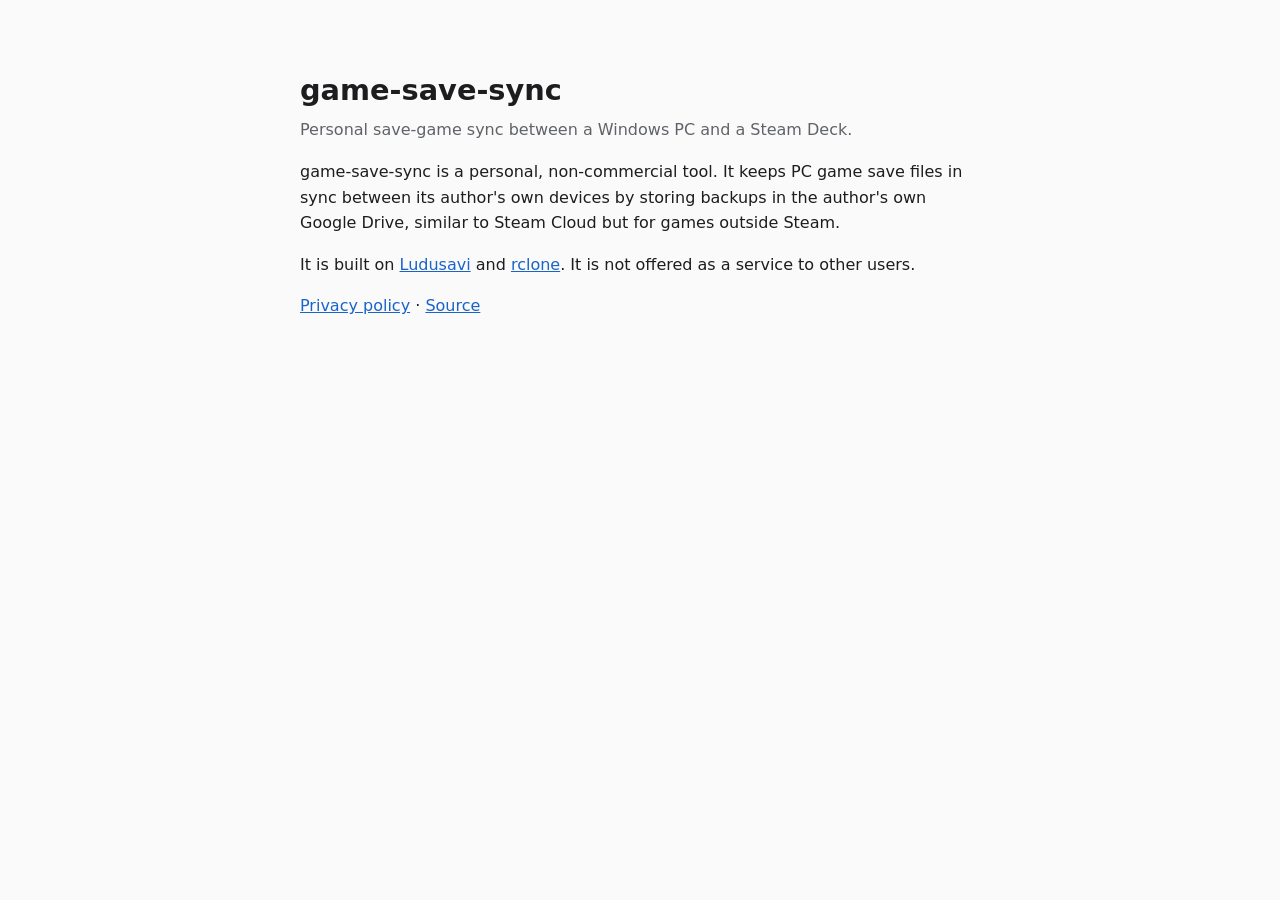
<file: docs/index.html>
<!doctype html>
<html lang="en">
<head>
<meta charset="utf-8">
<meta name="viewport" content="width=device-width, initial-scale=1">
<title>game-save-sync</title>
<link rel="stylesheet" href="style.css">
</head>
<body>
<main>
  <h1>game-save-sync</h1>
  <p class="sub">Personal save-game sync between a Windows PC and a Steam Deck.</p>
  <p>game-save-sync is a personal, non-commercial tool. It keeps PC game save files in sync
  between its author's own devices by storing backups in the author's own Google Drive,
  similar to Steam Cloud but for games outside Steam.</p>
  <p>It is built on <a href="https://github.com/mtkennerly/ludusavi">Ludusavi</a> and
  <a href="https://rclone.org">rclone</a>. It is not offered as a service to other users.</p>
  <p><a href="privacy.html">Privacy policy</a> ·
  <a href="https://github.com/cayovalsamis/game-save-sync">Source</a></p>
</main>
</body>
</html>
</file>
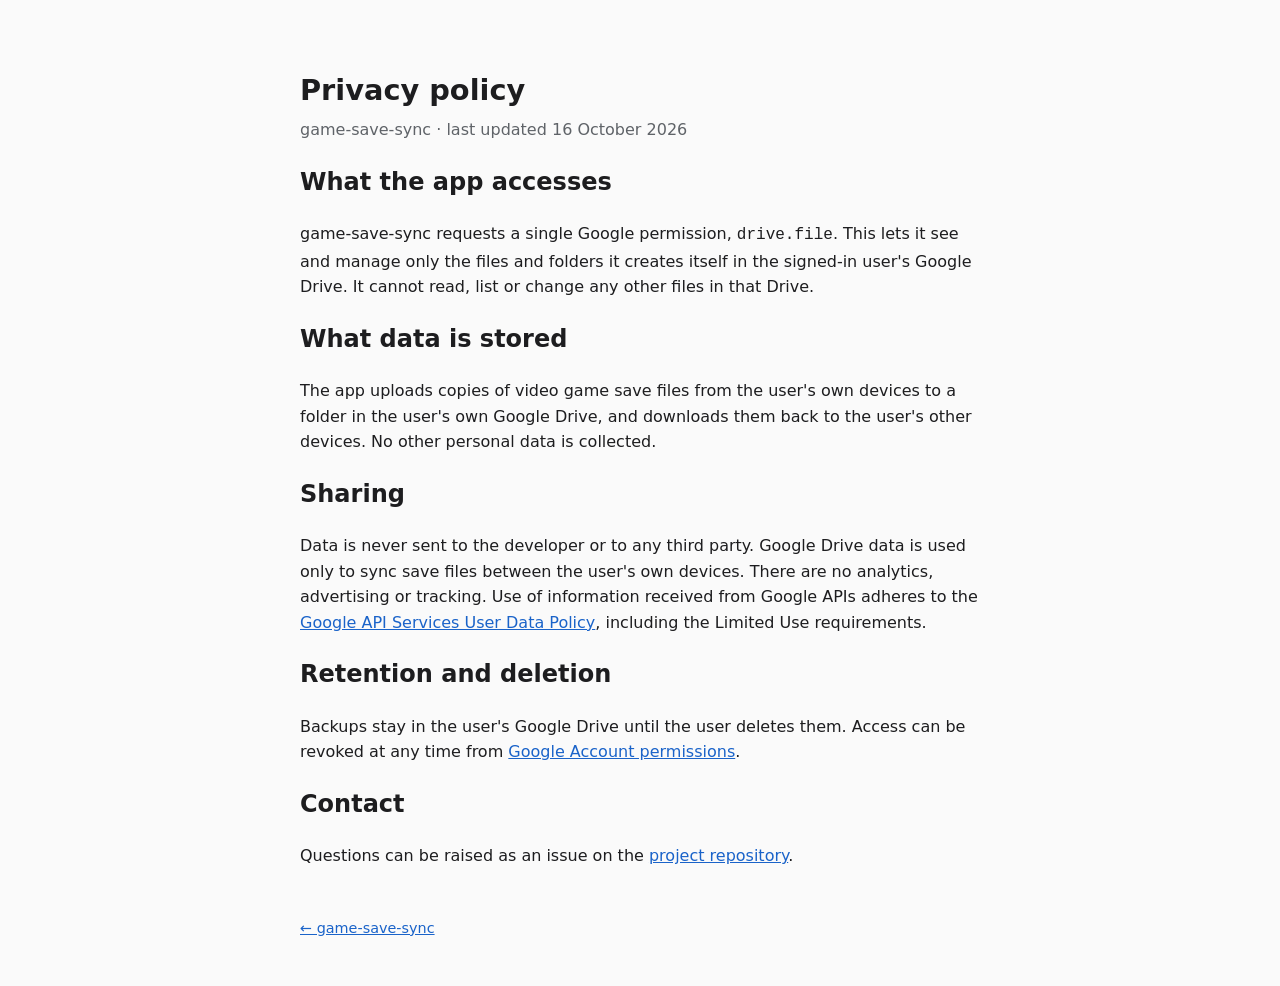
<file: docs/privacy.html>
<!doctype html>
<html lang="en">
<head>
<meta charset="utf-8">
<meta name="viewport" content="width=device-width, initial-scale=1">
<title>Privacy policy · game-save-sync</title>
<link rel="stylesheet" href="style.css">
</head>
<body>
<main>
  <h1>Privacy policy</h1>
  <p class="sub">game-save-sync · last updated 16 October 2026</p>

  <h2>What the app accesses</h2>
  <p>game-save-sync requests a single Google permission, <code>drive.file</code>. This lets it
  see and manage only the files and folders it creates itself in the signed-in user's Google
  Drive. It cannot read, list or change any other files in that Drive.</p>

  <h2>What data is stored</h2>
  <p>The app uploads copies of video game save files from the user's own devices to a folder in
  the user's own Google Drive, and downloads them back to the user's other devices.
  No other personal data is collected.</p>

  <h2>Sharing</h2>
  <p>Data is never sent to the developer or to any third party. Google Drive data is used only to
  sync save files between the user's own devices. There are no analytics, advertising or
  tracking. Use of information received from Google APIs adheres to the
  <a href="https://developers.google.com/terms/api-services-user-data-policy">Google API Services
  User Data Policy</a>, including the Limited Use requirements.</p>

  <h2>Retention and deletion</h2>
  <p>Backups stay in the user's Google Drive until the user deletes them. Access can be revoked
  at any time from <a href="https://myaccount.google.com/permissions">Google Account permissions</a>.</p>

  <h2>Contact</h2>
  <p>Questions can be raised as an issue on the
  <a href="https://github.com/cayovalsamis/game-save-sync/issues">project repository</a>.</p>

  <footer><a href="index.html">← game-save-sync</a></footer>
</main>
</body>
</html>
</file>
<file: docs/style.css>
:root { --bg: #fafafa; --fg: #1d1d1f; --muted: #5f6368; --link: #1a63c9; }
@media (prefers-color-scheme: dark) {
  :root { --bg: #121212; --fg: #e8e8e8; --muted: #a0a0a0; --link: #7ab0ff; }
}
body { background: var(--bg); color: var(--fg); font: 16px/1.6 system-ui, sans-serif; margin: 0; }
main { max-width: 680px; margin: 0 auto; padding: 48px 16px; }
h1 { font-size: 1.8rem; margin-bottom: 0.25rem; }
.sub { color: var(--muted); margin-top: 0; }
a { color: var(--link); }
footer { color: var(--muted); font-size: 0.9rem; margin-top: 48px; }
</file>
